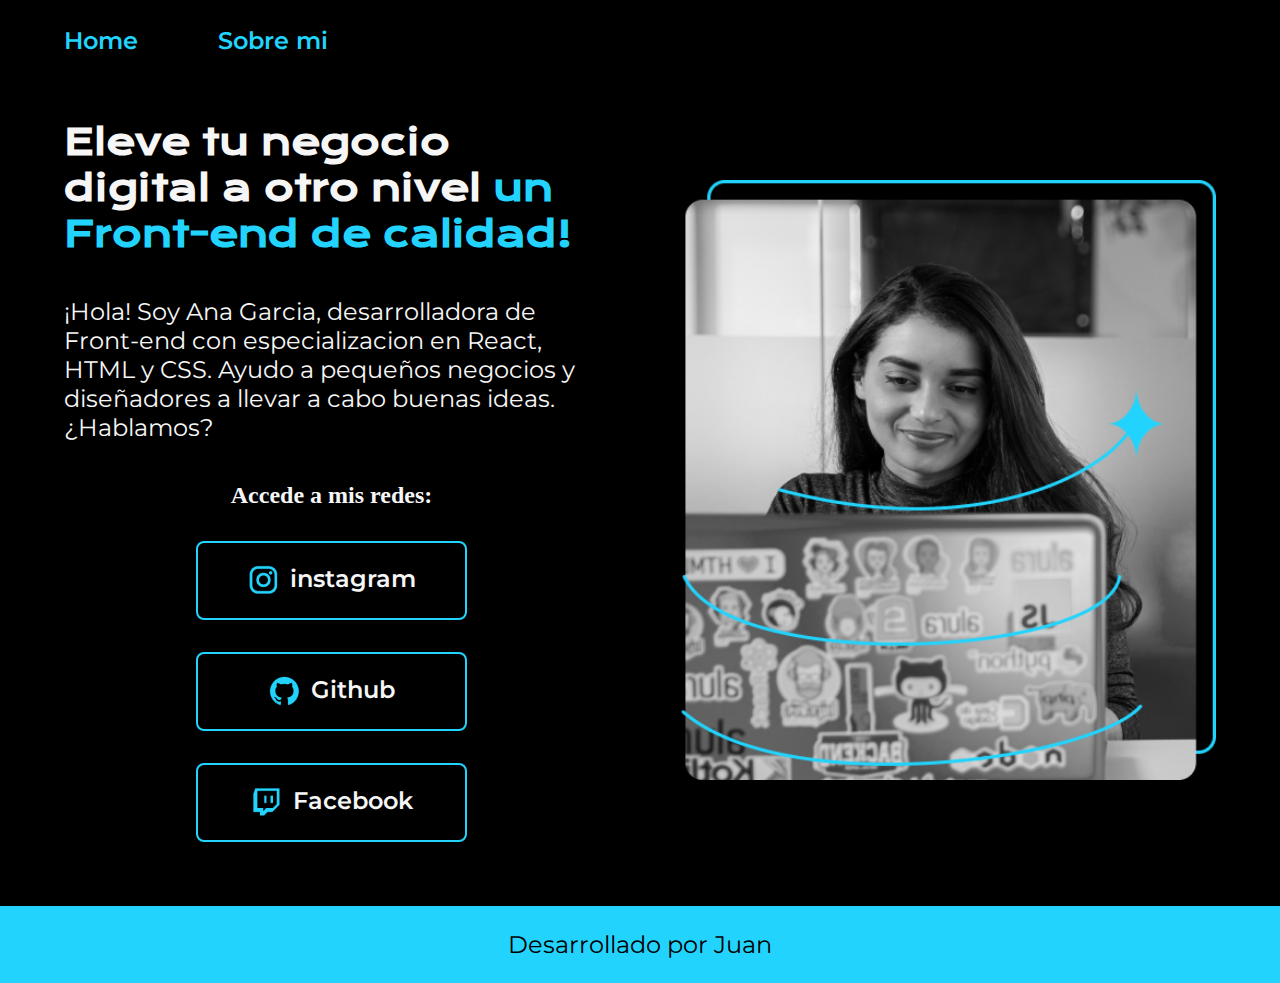
<file: index.html>
<!DOCTYPE html>
<html lang="en">

<head>
    <meta charset="UTF-8">
    <meta name="viewport" content="width=device-width, initial-scale=1.0">
    <title>Portafolio</title>
    <link rel="stylesheet" href="./styles/style.css">
</head>

<body>
    <header class="header">
        <nav class="menu">
            <a class="linkMenu" href="index.html">Home</a>
            <a class="linkMenu" href="about.html">Sobre mi</a>
        </nav>
    </header>
    <main class="presentacion">
        <section class="presentacion__contenido">
            <h1 class="presentacionTitulo">Eleve tu negocio digital a otro nivel <strong class="tituloDestaque">un
                    Front-end de calidad!</strong>
            </h1>
            <p class="presentacionParrafo">¡Hola! Soy Ana Garcia, desarrolladora de Front-end con especializacion en
                React, HTML y CSS.
                Ayudo a pequeños negocios y diseñadores a llevar a cabo buenas ideas. ¿Hablamos?</p>
            <div class="presentacionEnlaces">
                <h2 clase="presentacionEnlacesSubtitulo">Accede a mis redes: </h2>
                <a class="presentacionEnlacesLink" href="https://www.instagram.com/"><img
                        src="./assets/instagram.png">instagram</a>
                <a class="presentacionEnlacesLink" href="https://github.com/"><img src="./assets/github.png">Github</a>
                <a class="presentacionEnlacesLink" href="https://www.facebook.com/profile.php?id=100049924155204"><img
                        src="./assets/twitch.png">Facebook</a>
            </div>
        </section>
        <img class="presentacionImagen" src="./assets/Imagem.png" alt="Imagen de Ana Garcia trabajando">
    </main>
    <footer class="footer">
        <p>Desarrollado por Juan</p>
    </footer>
</body>

</html>
</file>
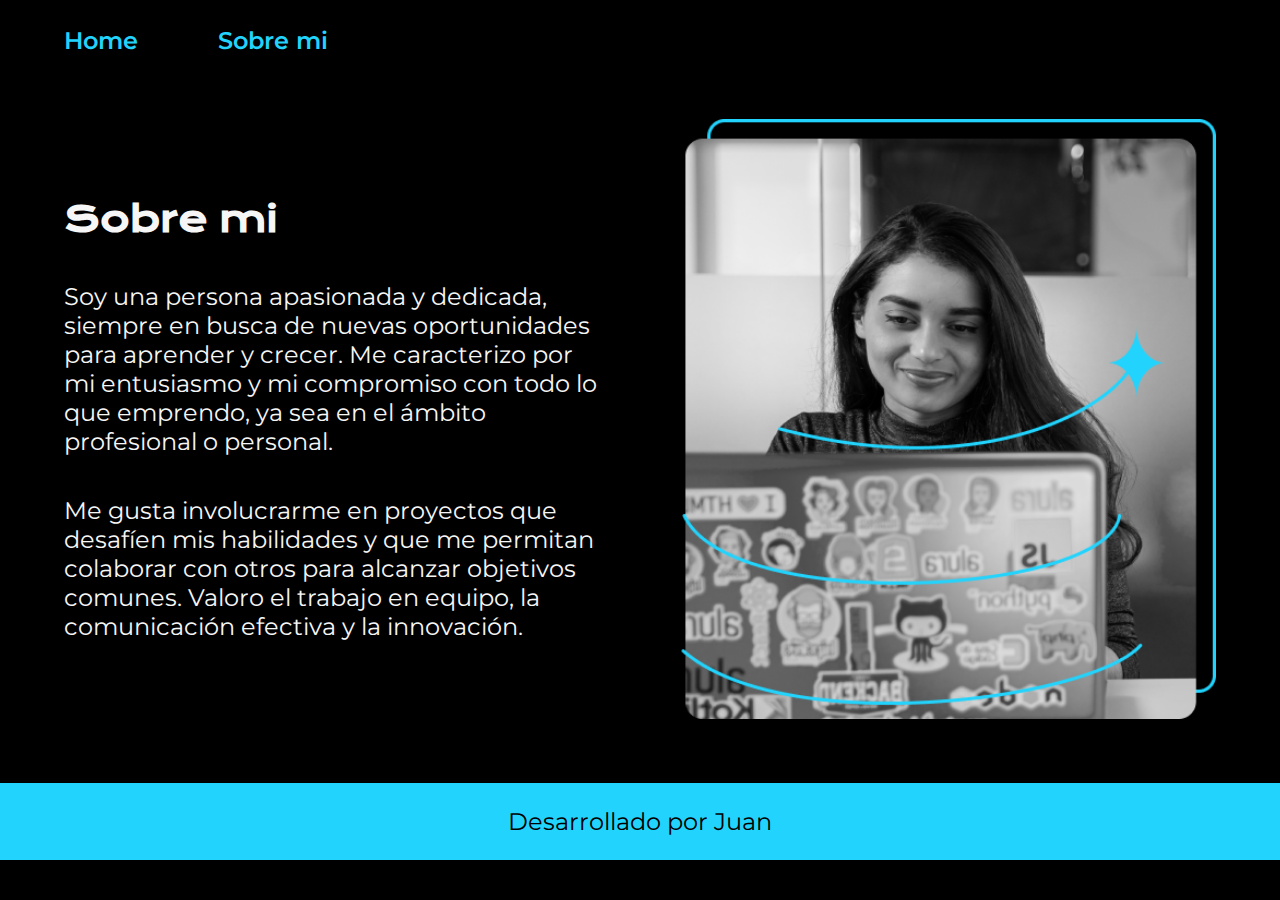
<file: about.html>
<!DOCTYPE html>
<html lang="es-mx">

<head>
    <meta charset="UTF-8">
    <meta name="viewport" content="width=device-width, initial-scale=1.0">
    <title>Sobre mi</title>
    <link rel="stylesheet" href="./styles/style.css" </head>

<body>
    <header class="header">
        <nav class="menu">
            <a class="linkMenu" href="index.html">Home</a>
            <a class="linkMenu" href="about.html">Sobre mi</a>
        </nav>
    </header>
    <main class="presentacion">

        <section class="presentacion__contenido">
            <h1 class="presentacionTitulo">Sobre mi</h1>
            <p class="presentacionParrafo">Soy una persona apasionada y dedicada, siempre en busca de nuevas
                oportunidades para aprender y crecer.
                Me caracterizo por mi entusiasmo y mi compromiso con todo lo que emprendo, ya sea en el ámbito
                profesional
                o personal.</p>
            <p class="presentacionParrafo">Me gusta involucrarme en proyectos que desafíen mis habilidades y que me
                permitan colaborar con otros
                para
                alcanzar objetivos comunes. Valoro el trabajo en equipo, la comunicación efectiva y la innovación.</p>
        </section>
        <img class="presentacionImagen" src="./assets/Imagem.png" alt="Imagen de Ana Garcia trabajando">
    </main>
    <footer class="footer">
        <p>Desarrollado por Juan</p>
    </footer>

</body>

</html>
</file>
<file: styles/style.css>
@import url('https://fonts.googleapis.com/css2?family=Krona+One&family=Montserrat:ital,wght@0,100..900;1,100..900&display=swap');
@import url('https://fonts.googleapis.com/css2?family=Montserrat:ital,wght@0,100..900;1,100..900&display=swap');

:root {
    --colorPrimario: #000000;
    --colorSecundario: #F6F6F6;
    --colorTerciario: #22D4FD;
    --colorCuarto: #272727;
    --fuenteMonserrat: 'Montserrat', sans-serif;
    --fuenteKrona: 'Krona One', sans-serif;

}

* {
    padding: 0;
    margin: 0;
}

body {
    background-color: var(--colorPrimario);
    color: var(--colorSecundario);
    box-sizing: border-box;
}

.header {
    padding: 2% 0% 0% 5%;
}

.menu {
    display: flex;
    gap: 80px;
}

.linkMenu {
    font-family: var(--fuenteMonserrat);
    font-size: 1.5rem;
    font-weight: 600;
    color: var(--colorTerciario);
    text-decoration: none;
}

.presentacion {
    display: flex;
    align-items: center;
    padding: 5% 5%;
    justify-content: space-between;
    gap: 82px;
}

.presentacion__contenido {
    width: 50%;
    display: flex;
    flex-direction: column;
    gap: 40px;
}

.presentacionTitulo {
    font-size: 2.25rem;
    font-family: var(--fuenteKrona);
}

.tituloDestaque {
    color: var(--colorTerciario);
}

.presentacionParrafo {
    font-size: 1.5rem;
    font-family: var(--fuenteMonserrat);
}

.presentacionEnlaces {
    display: flex;
    justify-content: space-between;
    flex-direction: column;
    align-items: center;
    gap: 32px;
}

.presentacionEnlacesLink {
    width: 50%;
    text-align: center;
    padding: 21.5px 0;
    border-radius: 8px;
    font-family: var(--fuenteMonserrat);
    font-size: 1.5rem;
    font-weight: 600;
    text-decoration: none;
    color: var(--colorSecundario);
    border: 2px solid var(--colorTerciario);
    display: flex;
    justify-content: center;
    gap: 10px;
}

.presentacionEnlacesLink:hover {
    background-color: var(--colorCuarto);
    width: 400px;
    color: var(--colorTerciario);
    font-size: 30px;
}

.presentacionImagen {
    width: 50%;
}

.presentacionEnlacesSubtitulo {
    font-family: var(--fuenteKrona);
    font-size: 1.5rem;
    font-weight: 400;
}

.footer {
    background-color: var(--colorTerciario);
    padding: 1.5rem;
    color: var(--colorPrimario);
    text-align: center;
    font-family: var(--fuenteMonserrat);
    font-size: 1.5rem;
}

@media(max-width:1200px) {
    .header {
        padding: 10%
    }

    .menu {
        justify-content: center;
    }

    .presentacion {
        flex-direction: column-reverse;
        padding: 5%;
    }

    .presentacion__contenido {
        width: auto;
    }
}
</file>
